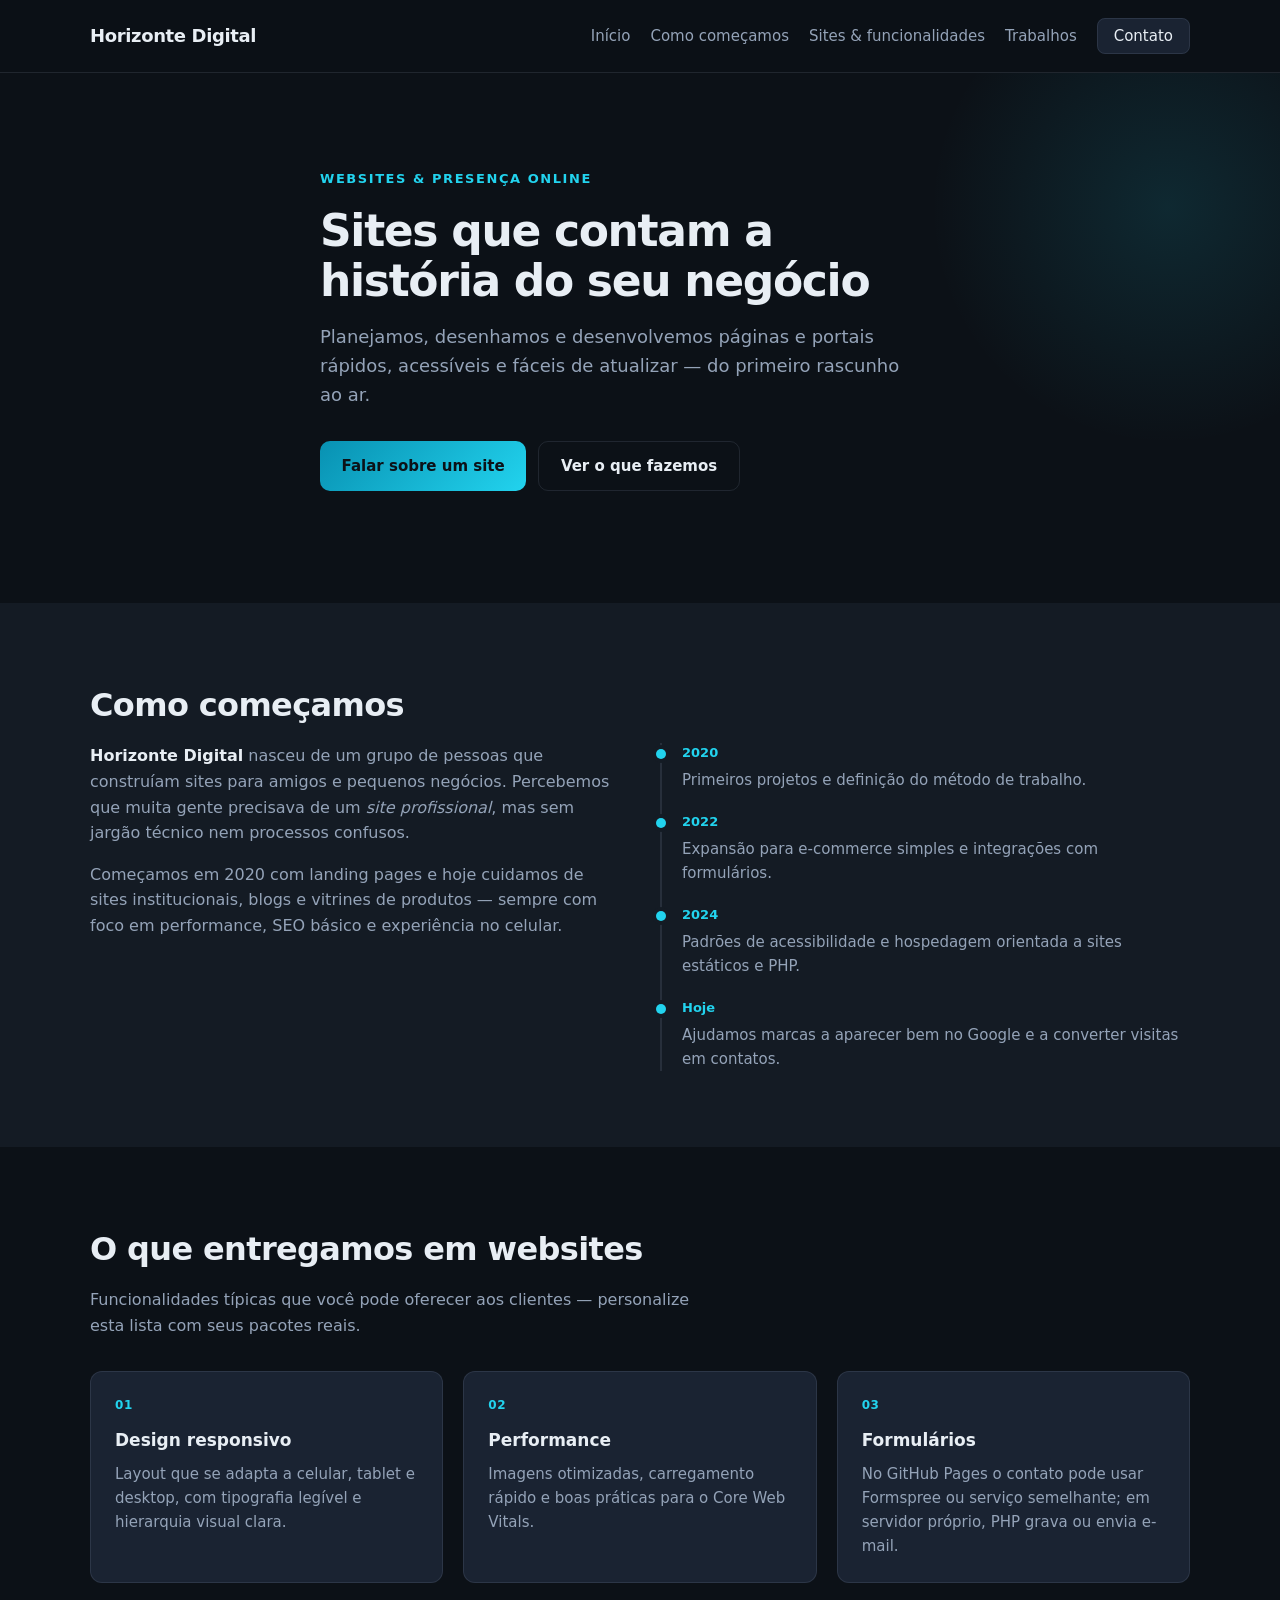
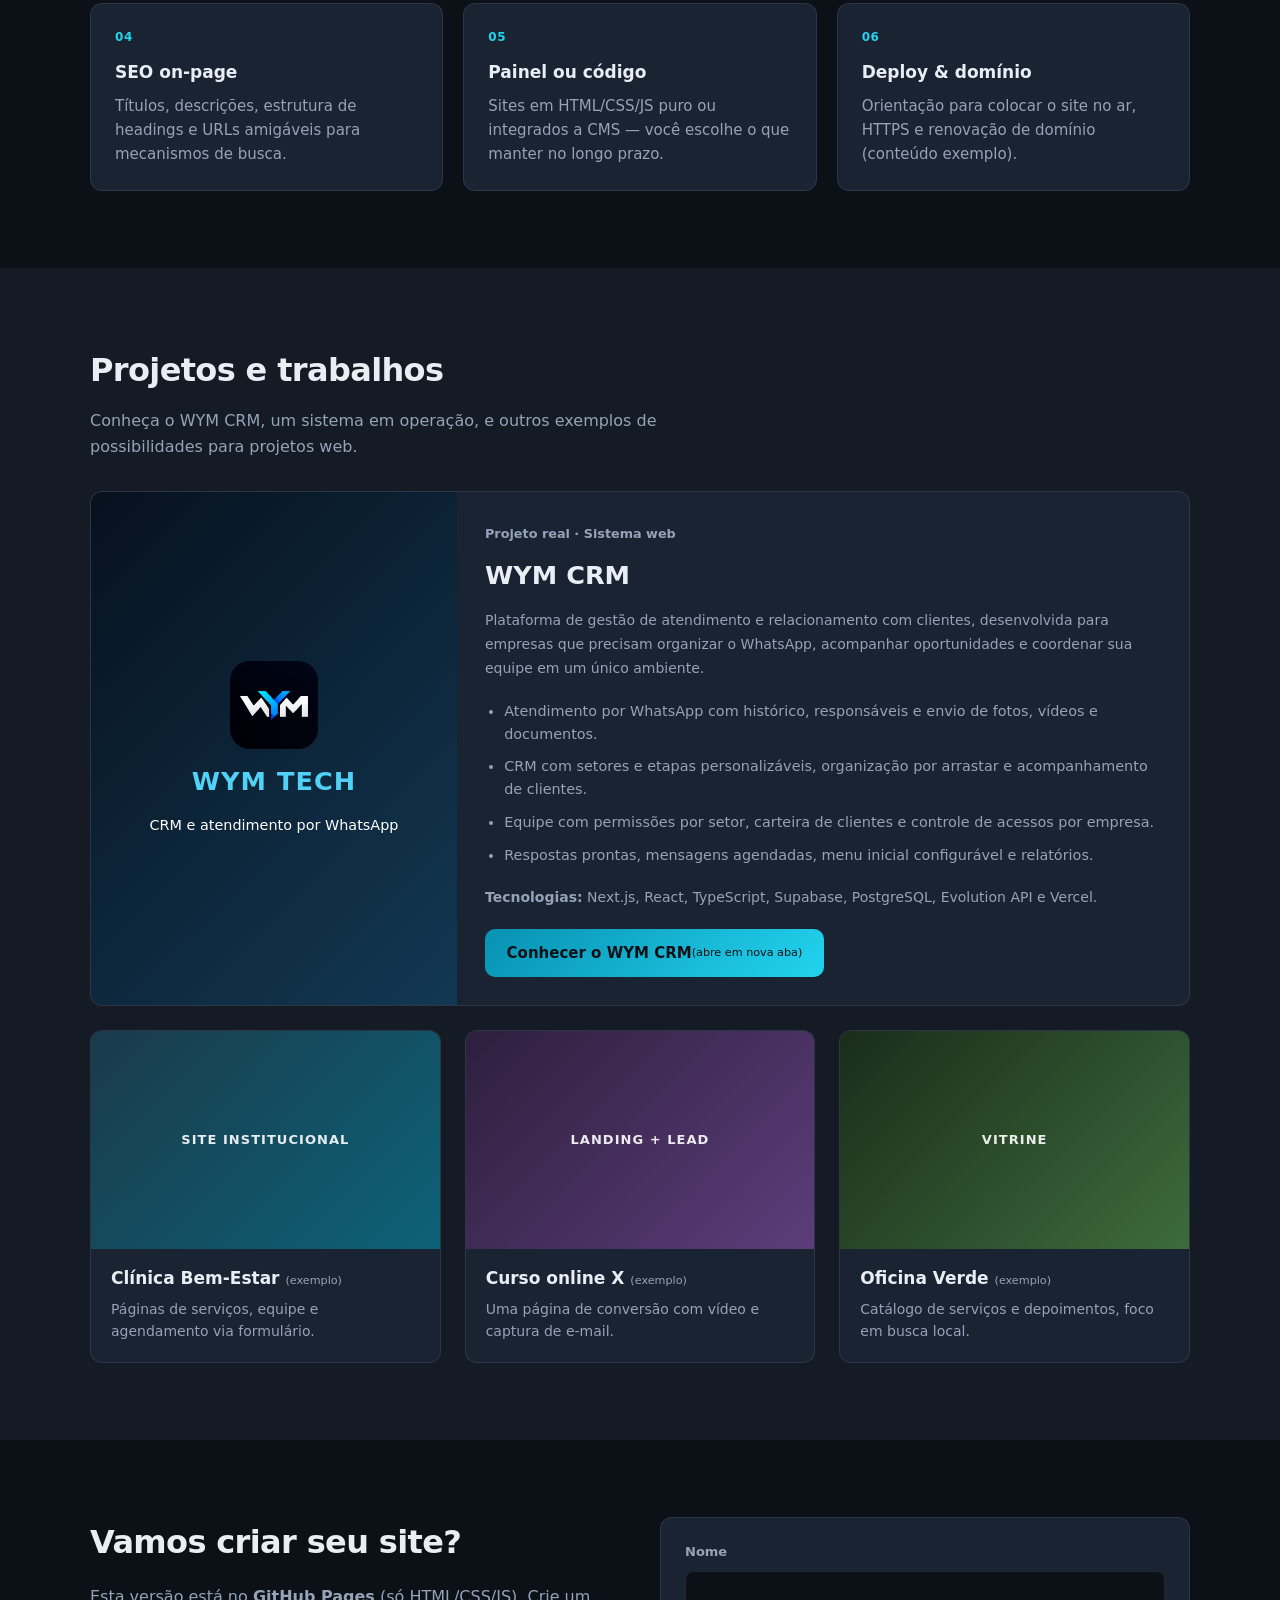
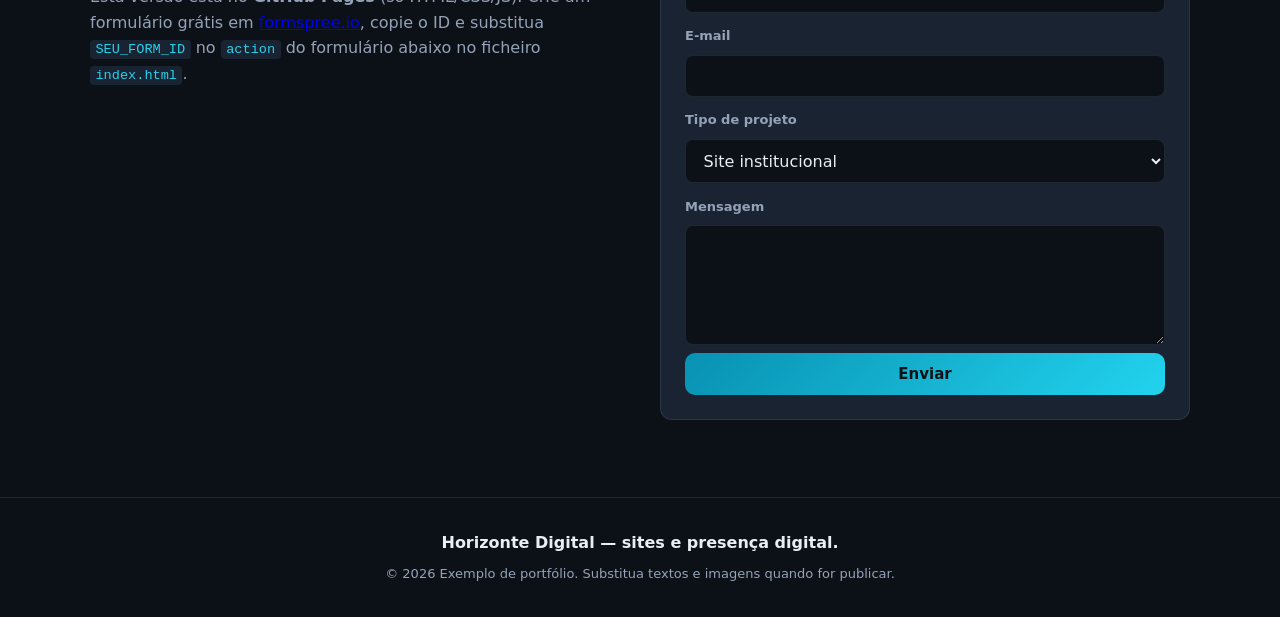
<file: index.html>
<!DOCTYPE html>
<html lang="pt-BR">
<head>
    <meta charset="UTF-8">
    <meta name="viewport" content="width=device-width, initial-scale=1.0">
    <meta name="description" content="Agência focada em websites: como começamos, o que entregamos e projetos exemplo.">
    <title>Horizonte Digital — Sites e experiências web</title>
    <link rel="stylesheet" href="assets/css/style.css">
</head>
<body>
    <!-- GitHub Pages: não executa PHP. Esta página é a versão estática. Use index.php no servidor com PHP. -->
    <a class="skip-link" href="#conteudo">Ir para o conteúdo</a>
    <header class="site-header" id="topo">
        <div class="container header-inner">
            <a class="logo" href="index.html">Horizonte Digital</a>
            <button type="button" class="nav-toggle" aria-expanded="false" aria-controls="menu-principal" aria-label="Abrir menu">
                <span class="nav-toggle-bar"></span>
                <span class="nav-toggle-bar"></span>
                <span class="nav-toggle-bar"></span>
            </button>
            <nav class="site-nav" id="menu-principal" aria-label="Principal">
                <ul class="nav-list">
                    <li><a href="#inicio">Início</a></li>
                    <li><a href="#historia">Como começamos</a></li>
                    <li><a href="#servicos">Sites &amp; funcionalidades</a></li>
                    <li><a href="#portfolio">Trabalhos</a></li>
                    <li><a href="#contato" class="nav-cta">Contato</a></li>
                </ul>
            </nav>
        </div>
    </header>
    <main id="conteudo">

        <section class="hero" id="inicio">
            <div class="container hero-inner">
                <p class="eyebrow">Websites &amp; presença online</p>
                <h1>Sites que contam a história do seu negócio</h1>
                <p class="hero-lead">Planejamos, desenhamos e desenvolvemos páginas e portais rápidos, acessíveis e fáceis de atualizar — do primeiro rascunho ao ar.</p>
                <div class="hero-actions">
                    <a href="#contato" class="btn btn-primary">Falar sobre um site</a>
                    <a href="#servicos" class="btn btn-ghost">Ver o que fazemos</a>
                </div>
            </div>
            <div class="hero-decoration" aria-hidden="true"></div>
        </section>

        <section class="section section-alt" id="historia">
            <div class="container">
                <h2 class="section-title">Como começamos</h2>
                <div class="two-col">
                    <div class="prose">
                        <p><strong>Horizonte Digital</strong> nasceu de um grupo de pessoas que construíam sites para amigos e pequenos negócios. Percebemos que muita gente precisava de um <em>site profissional</em>, mas sem jargão técnico nem processos confusos.</p>
                        <p>Começamos em 2020 com landing pages e hoje cuidamos de sites institucionais, blogs e vitrines de produtos — sempre com foco em performance, SEO básico e experiência no celular.</p>
                    </div>
                    <ul class="timeline">
                        <li><span class="timeline-year">2020</span> Primeiros projetos e definição do método de trabalho.</li>
                        <li><span class="timeline-year">2022</span> Expansão para e-commerce simples e integrações com formulários.</li>
                        <li><span class="timeline-year">2024</span> Padrões de acessibilidade e hospedagem orientada a sites estáticos e PHP.</li>
                        <li><span class="timeline-year">Hoje</span> Ajudamos marcas a aparecer bem no Google e a converter visitas em contatos.</li>
                    </ul>
                </div>
            </div>
        </section>

        <section class="section" id="servicos">
            <div class="container">
                <h2 class="section-title">O que entregamos em websites</h2>
                <p class="section-intro">Funcionalidades típicas que você pode oferecer aos clientes — personalize esta lista com seus pacotes reais.</p>
                <div class="cards">
                    <article class="card">
                        <div class="card-icon" aria-hidden="true">01</div>
                        <h3>Design responsivo</h3>
                        <p>Layout que se adapta a celular, tablet e desktop, com tipografia legível e hierarquia visual clara.</p>
                    </article>
                    <article class="card">
                        <div class="card-icon" aria-hidden="true">02</div>
                        <h3>Performance</h3>
                        <p>Imagens otimizadas, carregamento rápido e boas práticas para o Core Web Vitals.</p>
                    </article>
                    <article class="card">
                        <div class="card-icon" aria-hidden="true">03</div>
                        <h3>Formulários</h3>
                        <p>No GitHub Pages o contato pode usar Formspree ou serviço semelhante; em servidor próprio, PHP grava ou envia e-mail.</p>
                    </article>
                    <article class="card">
                        <div class="card-icon" aria-hidden="true">04</div>
                        <h3>SEO on-page</h3>
                        <p>Títulos, descrições, estrutura de headings e URLs amigáveis para mecanismos de busca.</p>
                    </article>
                    <article class="card">
                        <div class="card-icon" aria-hidden="true">05</div>
                        <h3>Painel ou código</h3>
                        <p>Sites em HTML/CSS/JS puro ou integrados a CMS — você escolhe o que manter no longo prazo.</p>
                    </article>
                    <article class="card">
                        <div class="card-icon" aria-hidden="true">06</div>
                        <h3>Deploy &amp; domínio</h3>
                        <p>Orientação para colocar o site no ar, HTTPS e renovação de domínio (conteúdo exemplo).</p>
                    </article>
                </div>
            </div>
        </section>

        <section class="section section-alt" id="portfolio">
            <div class="container">
                <h2 class="section-title">Projetos e trabalhos</h2>
                <p class="section-intro">Conheça o WYM CRM, um sistema em operação, e outros exemplos de possibilidades para projetos web.</p>
                <div class="portfolio-grid">
                    <article class="portfolio-item portfolio-featured" aria-labelledby="wym-title">
                        <div class="wym-project-visual">
                            <img src="assets/images/wym-logo.png" alt="" width="88" height="88" loading="lazy">
                            <span>WYM TECH</span>
                            <small>CRM e atendimento por WhatsApp</small>
                        </div>
                        <div class="wym-project-content">
                            <span class="project-label">Projeto real · Sistema web</span>
                            <h3 id="wym-title">WYM CRM</h3>
                            <p>Plataforma de gestão de atendimento e relacionamento com clientes, desenvolvida para empresas que precisam organizar o WhatsApp, acompanhar oportunidades e coordenar sua equipe em um único ambiente.</p>
                            <ul class="project-features">
                                <li>Atendimento por WhatsApp com histórico, responsáveis e envio de fotos, vídeos e documentos.</li>
                                <li>CRM com setores e etapas personalizáveis, organização por arrastar e acompanhamento de clientes.</li>
                                <li>Equipe com permissões por setor, carteira de clientes e controle de acessos por empresa.</li>
                                <li>Respostas prontas, mensagens agendadas, menu inicial configurável e relatórios.</li>
                            </ul>
                            <p class="project-stack"><strong>Tecnologias:</strong> Next.js, React, TypeScript, Supabase, PostgreSQL, Evolution API e Vercel.</p>
                            <a class="btn btn-primary" href="https://vendas.wymtech.com.br/" target="_blank" rel="noopener noreferrer">Conhecer o WYM CRM <span class="project-link-note">(abre em nova aba)</span></a>
                        </div>
                    </article>

                    <article class="portfolio-item">
                        <div class="portfolio-thumb" style="--thumb: linear-gradient(135deg, #1a3a4a 0%, #0d6278 100%);">
                            <span>Site institucional</span>
                        </div>
                        <h3>Clínica Bem-Estar <small>(exemplo)</small></h3>
                        <p>Páginas de serviços, equipe e agendamento via formulário.</p>
                    </article>
                    <article class="portfolio-item">
                        <div class="portfolio-thumb" style="--thumb: linear-gradient(135deg, #2d1f3d 0%, #5c3d7a 100%);">
                            <span>Landing + lead</span>
                        </div>
                        <h3>Curso online X <small>(exemplo)</small></h3>
                        <p>Uma página de conversão com vídeo e captura de e-mail.</p>
                    </article>
                    <article class="portfolio-item">
                        <div class="portfolio-thumb" style="--thumb: linear-gradient(135deg, #1a2d1a 0%, #3d6b3d 100%);">
                            <span>Vitrine</span>
                        </div>
                        <h3>Oficina Verde <small>(exemplo)</small></h3>
                        <p>Catálogo de serviços e depoimentos, foco em busca local.</p>
                    </article>
                </div>
            </div>
        </section>

        <section class="section" id="contato">
            <div class="container contact-layout">
                <div class="contact-copy">
                    <h2 class="section-title">Vamos criar seu site?</h2>
                    <p>Esta versão está no <strong>GitHub Pages</strong> (só HTML/CSS/JS). Crie um formulário grátis em <a href="https://formspree.io" rel="noopener noreferrer" target="_blank">formspree.io</a>, copie o ID e substitua <code>SEU_FORM_ID</code> no <code>action</code> do formulário abaixo no ficheiro <code>index.html</code>.</p>
                    <p id="form-thanks" class="alert alert-success" hidden role="status">Mensagem enviada. Obrigado pelo contato.</p>
                </div>
                <form class="contact-form" method="post" action="https://formspree.io/f/SEU_FORM_ID">
                    <input type="hidden" name="_subject" value="Contato — Horizonte Digital (GitHub Pages)">
                    <input type="hidden" name="_next" value="">
                    <label for="nome-gh">Nome</label>
                    <input type="text" id="nome-gh" name="nome" required maxlength="120" autocomplete="name">

                    <label for="email-gh">E-mail</label>
                    <input type="email" id="email-gh" name="email" required maxlength="254" autocomplete="email">

                    <label for="tipo-gh">Tipo de projeto</label>
                    <select id="tipo-gh" name="tipo">
                        <option value="institucional">Site institucional</option>
                        <option value="landing">Landing page</option>
                        <option value="blog">Blog / conteúdo</option>
                        <option value="outro">Outro</option>
                    </select>

                    <label for="mensagem-gh">Mensagem</label>
                    <textarea id="mensagem-gh" name="mensagem" rows="5" required maxlength="4000"></textarea>

                    <button type="submit" class="btn btn-primary btn-block">Enviar</button>
                </form>
            </div>
        </section>

    </main>
    <footer class="site-footer">
        <div class="container footer-inner">
            <p class="footer-brand">Horizonte Digital — sites e presença digital.</p>
            <p class="footer-copy">&copy; 2026 Exemplo de portfólio. Substitua textos e imagens quando for publicar.</p>
        </div>
    </footer>
    <script>
        (function () {
            var next = document.querySelector('input[name="_next"]');
            if (!next) return;
            var u = new URL(window.location.href);
            var path = u.pathname;
            if (path.endsWith('/')) path += 'index.html';
            else if (!/\.html$/i.test(path)) path += '/index.html';
            next.value = u.origin + path + '?enviado=1#contato';
        })();
    </script>
    <script src="assets/js/main.js"></script>
</body>
</html>
</file>
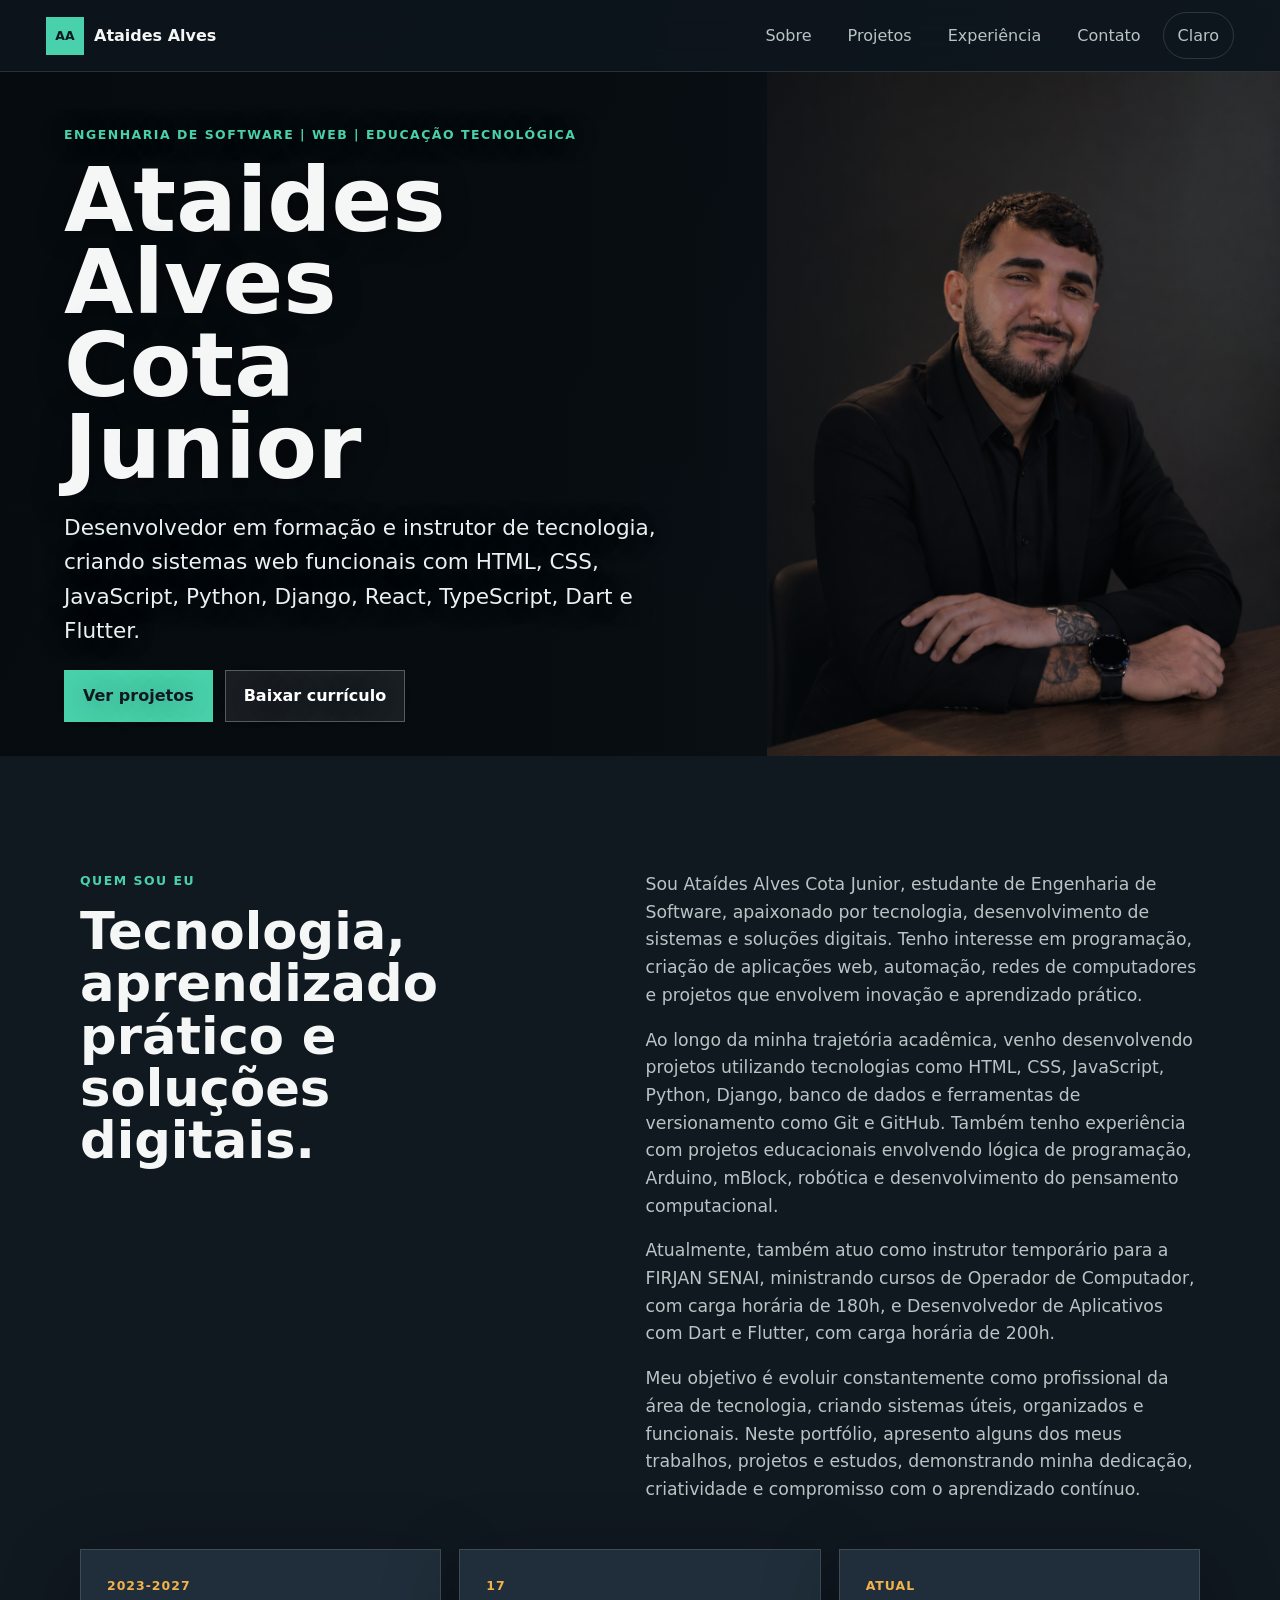
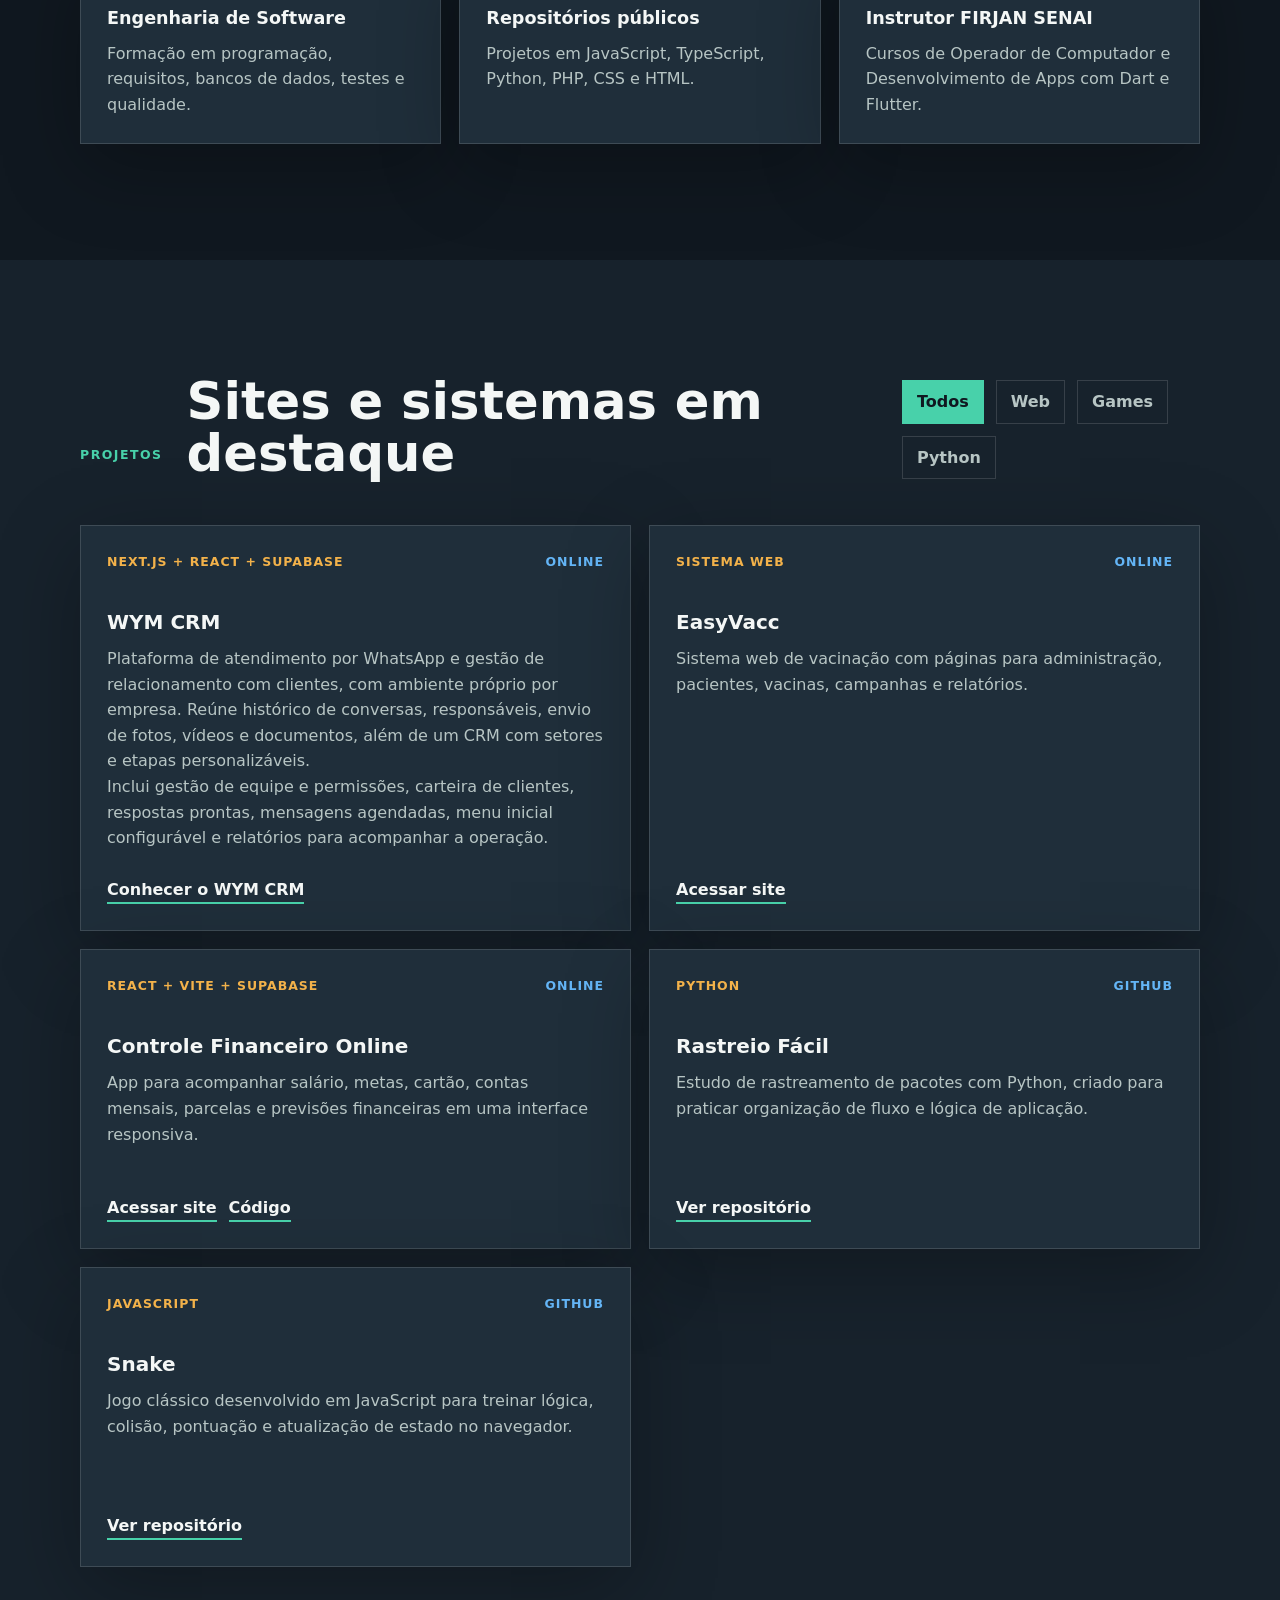
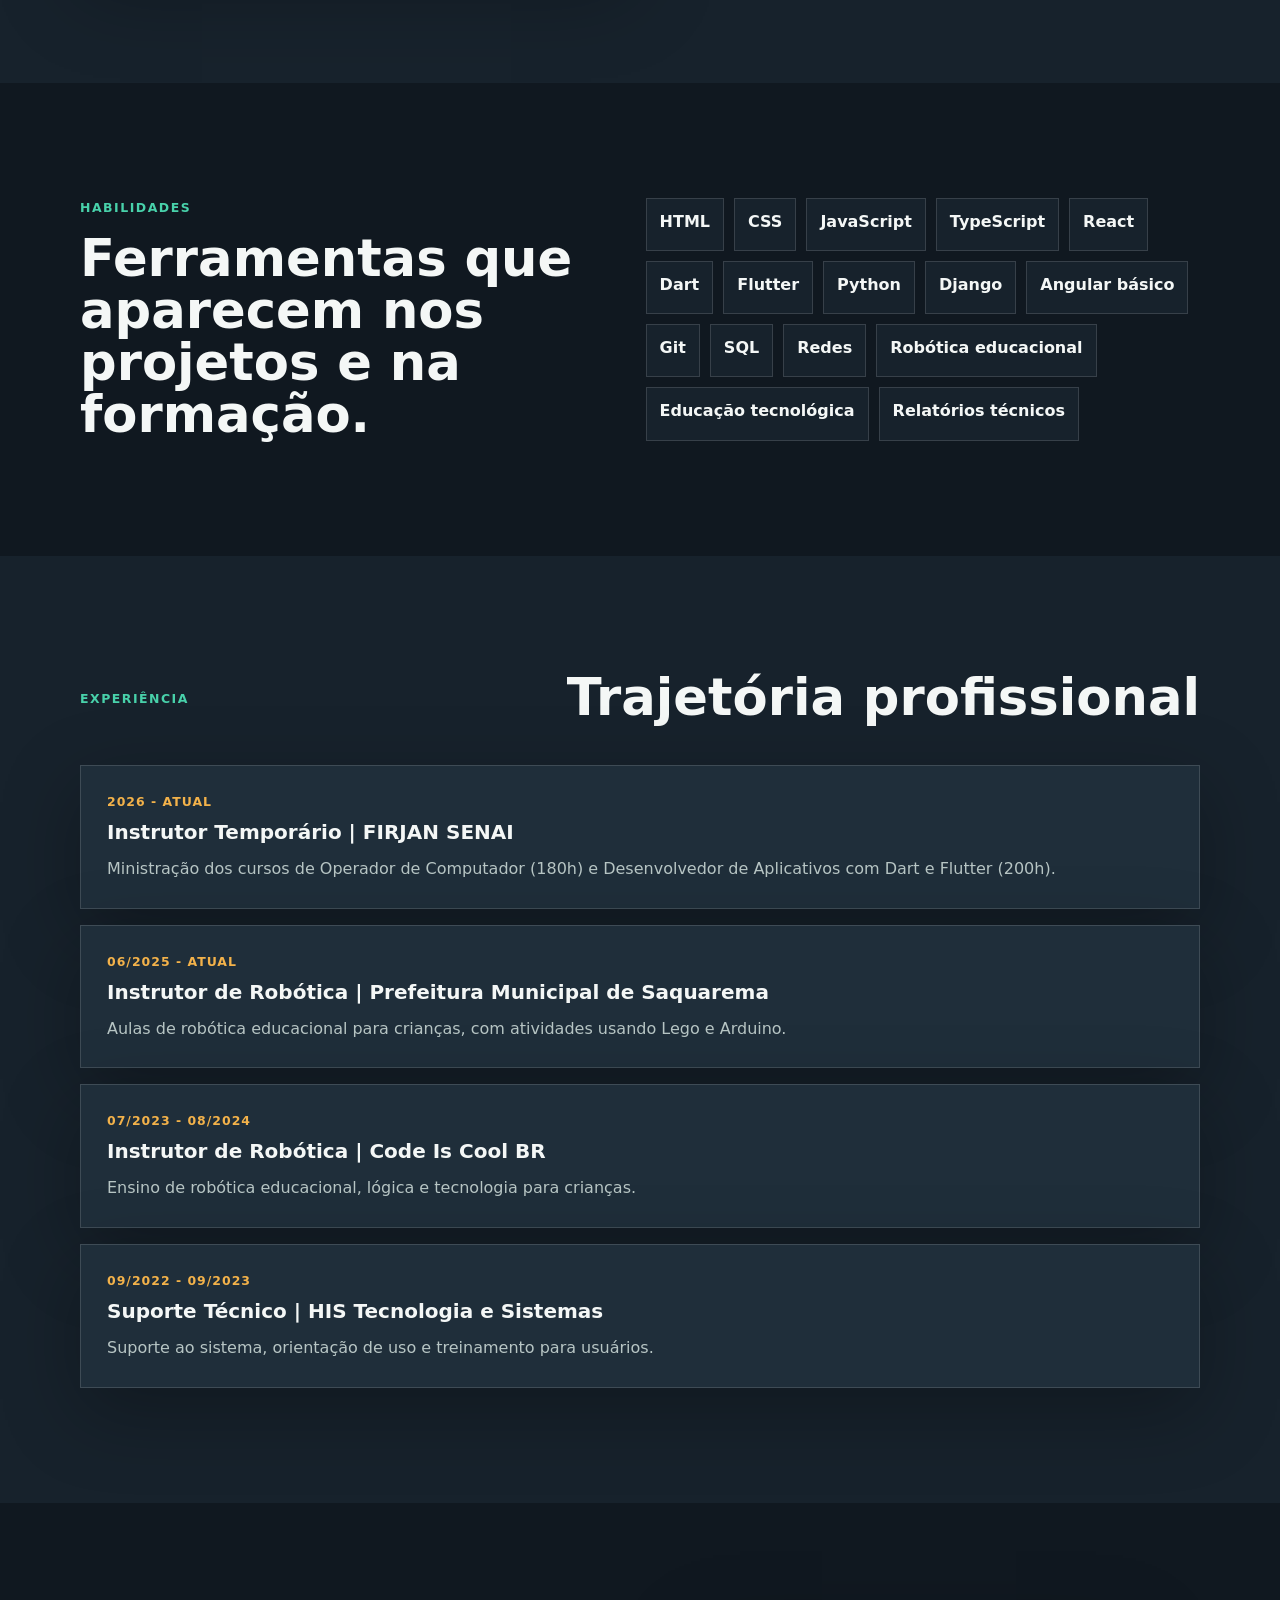
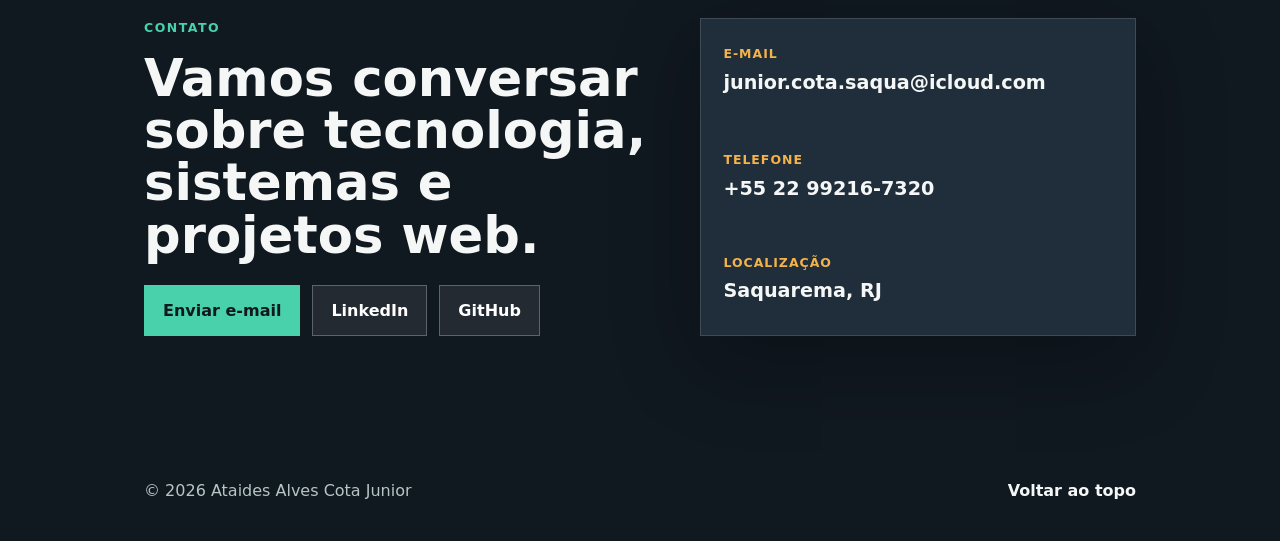
<file: site-publicado/index.html>
<!DOCTYPE html>
<html lang="pt-BR">
  <head>
    <meta charset="UTF-8" />
    <meta name="viewport" content="width=device-width, initial-scale=1.0" />
    <meta
      name="description"
      content="Portfólio de Ataides Alves Cota Junior, estudante de Engenharia de Software, desenvolvedor web e instrutor de tecnologia."
    />
    <meta name="theme-color" content="#101820" />
    <title>Ataides Alves Cota Junior | Portfólio</title>
    <link rel="preload" href="assets/ataides-alves.png" as="image" />
    <link rel="stylesheet" href="styles.css" />
  </head>
  <body>
    <header class="site-header" data-header>
      <a class="brand" href="#inicio" aria-label="Voltar ao início">
        <span class="brand__mark">AA</span>
        <span>Ataides Alves</span>
      </a>

      <button class="nav-toggle" type="button" aria-label="Abrir menu" aria-expanded="false" data-nav-toggle>
        <span></span>
        <span></span>
      </button>

      <nav class="site-nav" data-nav>
        <a href="#sobre">Sobre</a>
        <a href="#projetos">Projetos</a>
        <a href="#experiencia">Experiência</a>
        <a href="#contato">Contato</a>
        <button class="theme-toggle" type="button" data-theme-toggle aria-label="Alternar tema">
          <span data-theme-label>Claro</span>
        </button>
      </nav>
    </header>

    <main>
      <section class="hero" id="inicio" aria-label="Apresentação">
        <div class="hero__content">
          <p class="eyebrow">Engenharia de Software | Web | Educação tecnológica</p>
          <h1>Ataides Alves Cota Junior</h1>
          <p class="hero__lead">
            Desenvolvedor em formação e instrutor de tecnologia, criando sistemas web funcionais
            com HTML, CSS, JavaScript, Python, Django, React, TypeScript, Dart e Flutter.
          </p>
          <div class="hero__actions">
            <a class="button button--primary" href="#projetos">Ver projetos</a>
            <a class="button button--ghost" href="assets/ataides-alves-curriculo.pdf" target="_blank" rel="noreferrer">
              Baixar currículo
            </a>
          </div>
        </div>
      </section>

      <section class="intro band" id="sobre">
        <div class="section-grid">
          <div>
            <p class="section-kicker">Quem sou eu</p>
            <h2>Tecnologia, aprendizado prático e soluções digitais.</h2>
          </div>
          <div class="section-copy">
            <p>
              Sou Ataídes Alves Cota Junior, estudante de Engenharia de Software, apaixonado
              por tecnologia, desenvolvimento de sistemas e soluções digitais. Tenho interesse
              em programação, criação de aplicações web, automação, redes de computadores e
              projetos que envolvem inovação e aprendizado prático.
            </p>
            <p>
              Ao longo da minha trajetória acadêmica, venho desenvolvendo projetos utilizando
              tecnologias como HTML, CSS, JavaScript, Python, Django, banco de dados e ferramentas
              de versionamento como Git e GitHub. Também tenho experiência com projetos educacionais
              envolvendo lógica de programação, Arduino, mBlock, robótica e desenvolvimento do
              pensamento computacional.
            </p>
            <p>
              Atualmente, também atuo como instrutor temporário para a FIRJAN SENAI, ministrando
              cursos de Operador de Computador, com carga horária de 180h, e Desenvolvedor de
              Aplicativos com Dart e Flutter, com carga horária de 200h.
            </p>
            <p>
              Meu objetivo é evoluir constantemente como profissional da área de tecnologia,
              criando sistemas úteis, organizados e funcionais. Neste portfólio, apresento alguns
              dos meus trabalhos, projetos e estudos, demonstrando minha dedicação, criatividade
              e compromisso com o aprendizado contínuo.
            </p>
          </div>
        </div>

        <div class="stats-grid" aria-label="Resumo profissional">
          <article class="stat-card">
            <span>2023-2027</span>
            <strong>Engenharia de Software</strong>
            <p>Formação em programação, requisitos, bancos de dados, testes e qualidade.</p>
          </article>
          <article class="stat-card">
            <span>17</span>
            <strong>Repositórios públicos</strong>
            <p>Projetos em JavaScript, TypeScript, Python, PHP, CSS e HTML.</p>
          </article>
          <article class="stat-card">
            <span>Atual</span>
            <strong>Instrutor FIRJAN SENAI</strong>
            <p>Cursos de Operador de Computador e Desenvolvimento de Apps com Dart e Flutter.</p>
          </article>
        </div>
      </section>

      <section class="band band--soft" id="projetos">
        <div class="section-heading">
          <p class="section-kicker">Projetos</p>
          <h2>Sites e sistemas em destaque</h2>
          <div class="filter-group" aria-label="Filtrar projetos">
            <button class="filter is-active" type="button" data-filter="all">Todos</button>
            <button class="filter" type="button" data-filter="web">Web</button>
            <button class="filter" type="button" data-filter="game">Games</button>
            <button class="filter" type="button" data-filter="python">Python</button>
          </div>
        </div>

        <div class="projects-grid">
          <article class="project-card" data-category="web">
            <div class="project-card__top">
              <span class="project-tag">Next.js + React + Supabase</span>
              <span class="project-status">Online</span>
            </div>
            <h3>WYM CRM</h3>
            <p>Plataforma de atendimento por WhatsApp e gestão de relacionamento com clientes, com ambiente próprio por empresa. Reúne histórico de conversas, responsáveis, envio de fotos, vídeos e documentos, além de um CRM com setores e etapas personalizáveis.</p>
            <p>Inclui gestão de equipe e permissões, carteira de clientes, respostas prontas, mensagens agendadas, menu inicial configurável e relatórios para acompanhar a operação.</p>
            <div class="project-links">
              <a href="https://vendas.wymtech.com.br/" target="_blank" rel="noopener noreferrer">Conhecer o WYM CRM</a>
            </div>
          </article>

          <article class="project-card" data-category="web">
            <div class="project-card__top">
              <span class="project-tag">Sistema web</span>
              <span class="project-status">Online</span>
            </div>
            <h3>EasyVacc</h3>
            <p>
              Sistema web de vacinação com páginas para administração, pacientes, vacinas,
              campanhas e relatórios.
            </p>
            <div class="project-links">
              <a href="https://sistema-vacina.vercel.app/" target="_blank" rel="noreferrer">Acessar site</a>
            </div>
          </article>

          <article class="project-card" data-category="web">
            <div class="project-card__top">
              <span class="project-tag">React + Vite + Supabase</span>
              <span class="project-status">Online</span>
            </div>
            <h3>Controle Financeiro Online</h3>
            <p>
              App para acompanhar salário, metas, cartão, contas mensais, parcelas e previsões
              financeiras em uma interface responsiva.
            </p>
            <div class="project-links">
              <a href="https://controle-financeiro-coral-rho.vercel.app" target="_blank" rel="noreferrer">Acessar site</a>
              <a href="https://github.com/ataides01/Controle_Financeiro/tree/controle-financeiro-online" target="_blank" rel="noreferrer">Código</a>
            </div>
          </article>

          <article class="project-card" data-category="python">
            <div class="project-card__top">
              <span class="project-tag">Python</span>
              <span class="project-status">GitHub</span>
            </div>
            <h3>Rastreio Fácil</h3>
            <p>
              Estudo de rastreamento de pacotes com Python, criado para praticar organização de
              fluxo e lógica de aplicação.
            </p>
            <div class="project-links">
              <a href="https://github.com/ataides01/RastreioFacil" target="_blank" rel="noreferrer">Ver repositório</a>
            </div>
          </article>

          <article class="project-card" data-category="game">
            <div class="project-card__top">
              <span class="project-tag">JavaScript</span>
              <span class="project-status">GitHub</span>
            </div>
            <h3>Snake</h3>
            <p>
              Jogo clássico desenvolvido em JavaScript para treinar lógica, colisão, pontuação e
              atualização de estado no navegador.
            </p>
            <div class="project-links">
              <a href="https://github.com/ataides01/Snake" target="_blank" rel="noreferrer">Ver repositório</a>
            </div>
          </article>
        </div>
      </section>

      <section class="band" id="habilidades">
        <div class="section-grid">
          <div>
            <p class="section-kicker">Habilidades</p>
            <h2>Ferramentas que aparecem nos projetos e na formação.</h2>
          </div>
          <div class="skills-list" aria-label="Lista de habilidades">
            <span>HTML</span>
            <span>CSS</span>
            <span>JavaScript</span>
            <span>TypeScript</span>
            <span>React</span>
            <span>Dart</span>
            <span>Flutter</span>
            <span>Python</span>
            <span>Django</span>
            <span>Angular básico</span>
            <span>Git</span>
            <span>SQL</span>
            <span>Redes</span>
            <span>Robótica educacional</span>
            <span>Educação tecnológica</span>
            <span>Relatórios técnicos</span>
          </div>
        </div>
      </section>

      <section class="band band--soft" id="experiencia">
        <div class="section-heading">
          <p class="section-kicker">Experiência</p>
          <h2>Trajetória profissional</h2>
        </div>

        <div class="timeline">
          <article class="timeline-item">
            <span>2026 - atual</span>
            <h3>Instrutor Temporário | FIRJAN SENAI</h3>
            <p>
              Ministração dos cursos de Operador de Computador (180h) e Desenvolvedor de
              Aplicativos com Dart e Flutter (200h).
            </p>
          </article>
          <article class="timeline-item">
            <span>06/2025 - atual</span>
            <h3>Instrutor de Robótica | Prefeitura Municipal de Saquarema</h3>
            <p>Aulas de robótica educacional para crianças, com atividades usando Lego e Arduino.</p>
          </article>
          <article class="timeline-item">
            <span>07/2023 - 08/2024</span>
            <h3>Instrutor de Robótica | Code Is Cool BR</h3>
            <p>Ensino de robótica educacional, lógica e tecnologia para crianças.</p>
          </article>
          <article class="timeline-item">
            <span>09/2022 - 09/2023</span>
            <h3>Suporte Técnico | HIS Tecnologia e Sistemas</h3>
            <p>Suporte ao sistema, orientação de uso e treinamento para usuários.</p>
          </article>
        </div>
      </section>

      <section class="contact band" id="contato">
        <div class="contact__content">
          <p class="section-kicker">Contato</p>
          <h2>Vamos conversar sobre tecnologia, sistemas e projetos web.</h2>
          <div class="contact-actions">
            <a class="button button--primary" href="mailto:junior.cota.saqua@icloud.com">Enviar e-mail</a>
            <a class="button button--secondary" href="https://www.linkedin.com/in/ataides-alves" target="_blank" rel="noreferrer">
              LinkedIn
            </a>
            <a class="button button--secondary" href="https://github.com/ataides01" target="_blank" rel="noreferrer">
              GitHub
            </a>
          </div>
        </div>

        <div class="contact-panel" aria-label="Dados de contato">
          <button type="button" data-copy="junior.cota.saqua@icloud.com">
            <span>E-mail</span>
            <strong>junior.cota.saqua@icloud.com</strong>
          </button>
          <button type="button" data-copy="+5522992167320">
            <span>Telefone</span>
            <strong>+55 22 99216-7320</strong>
          </button>
          <div>
            <span>Localização</span>
            <strong>Saquarema, RJ</strong>
          </div>
        </div>
      </section>
    </main>

    <footer class="site-footer">
      <span>© <span data-year></span> Ataides Alves Cota Junior</span>
      <a href="#inicio">Voltar ao topo</a>
    </footer>

    <div class="toast" role="status" aria-live="polite" data-toast></div>
    <script src="script.js"></script>
  </body>
</html>
</file>
<file: assets/css/style.css>
/* Horizonte Digital — exemplo de portfólio */
:root {
    --bg: #0c1117;
    --bg-elevated: #141b24;
    --surface: #1a2332;
    --text: #e8eef4;
    --text-muted: #94a3b8;
    --accent: #22d3ee;
    --accent-dim: #0891b2;
    --border: rgba(148, 163, 184, 0.15);
    --radius: 12px;
    --font-sans: "Segoe UI", system-ui, -apple-system, sans-serif;
    --header-h: 72px;
    --max-w: 1100px;
}

*,
*::before,
*::after {
    box-sizing: border-box;
}

html {
    scroll-behavior: smooth;
}

body {
    margin: 0;
    font-family: var(--font-sans);
    font-size: 1rem;
    line-height: 1.6;
    color: var(--text);
    background: var(--bg);
}

.skip-link {
    position: absolute;
    top: -100px;
    left: 16px;
    padding: 8px 16px;
    background: var(--accent);
    color: var(--bg);
    font-weight: 600;
    z-index: 1000;
    border-radius: 6px;
}

.skip-link:focus {
    top: 16px;
}

.container {
    width: min(100% - 32px, var(--max-w));
    margin-inline: auto;
}

/* Header */
.site-header {
    position: sticky;
    top: 0;
    z-index: 100;
    background: rgba(12, 17, 23, 0.85);
    backdrop-filter: blur(10px);
    border-bottom: 1px solid var(--border);
}

.header-inner {
    display: flex;
    align-items: center;
    justify-content: space-between;
    min-height: var(--header-h);
    gap: 1rem;
}

.logo {
    font-weight: 700;
    font-size: 1.125rem;
    color: var(--text);
    text-decoration: none;
    letter-spacing: -0.02em;
}

.logo:hover {
    color: var(--accent);
}

.nav-toggle {
    display: none;
    flex-direction: column;
    gap: 6px;
    padding: 10px;
    background: transparent;
    border: 1px solid var(--border);
    border-radius: 8px;
    cursor: pointer;
}

.nav-toggle-bar {
    width: 22px;
    height: 2px;
    background: var(--text);
    border-radius: 1px;
}

.site-nav .nav-list {
    display: flex;
    flex-wrap: wrap;
    align-items: center;
    gap: 0.25rem 1.25rem;
    list-style: none;
    margin: 0;
    padding: 0;
}

.site-nav a {
    color: var(--text-muted);
    text-decoration: none;
    font-size: 0.9375rem;
    font-weight: 500;
}

.site-nav a:hover,
.site-nav a:focus-visible {
    color: var(--accent);
}

.nav-cta {
    padding: 0.5rem 1rem;
    background: var(--surface);
    border-radius: 8px;
    color: var(--text) !important;
    border: 1px solid var(--border);
}

.nav-cta:hover {
    border-color: var(--accent-dim);
    color: var(--accent) !important;
}

@media (max-width: 768px) {
    .nav-toggle {
        display: flex;
    }

    .site-nav {
        position: absolute;
        top: 100%;
        left: 0;
        right: 0;
        background: var(--bg-elevated);
        border-bottom: 1px solid var(--border);
        padding: 1rem;
        max-height: 0;
        overflow: hidden;
        opacity: 0;
        visibility: hidden;
        transition: max-height 0.35s ease, opacity 0.25s ease, visibility 0.25s;
    }

    .site-nav.is-open {
        max-height: 320px;
        opacity: 1;
        visibility: visible;
    }

    .site-nav .nav-list {
        flex-direction: column;
        align-items: stretch;
    }

    .site-nav .nav-list a {
        display: block;
        padding: 0.6rem 0;
    }
}

/* Hero */
.hero {
    position: relative;
    padding: clamp(3rem, 8vw, 6rem) 0 clamp(4rem, 10vw, 7rem);
    overflow: hidden;
}

.hero-inner {
    position: relative;
    z-index: 1;
    max-width: 640px;
}

.hero-decoration {
    position: absolute;
    top: -20%;
    right: -10%;
    width: min(55vw, 480px);
    height: min(55vw, 480px);
    background: radial-gradient(circle, rgba(34, 211, 238, 0.12) 0%, transparent 70%);
    pointer-events: none;
}

.eyebrow {
    font-size: 0.8125rem;
    font-weight: 600;
    text-transform: uppercase;
    letter-spacing: 0.12em;
    color: var(--accent);
    margin: 0 0 1rem;
}

.hero h1 {
    font-size: clamp(2rem, 4.5vw, 2.75rem);
    line-height: 1.15;
    font-weight: 700;
    letter-spacing: -0.03em;
    margin: 0 0 1rem;
}

.hero-lead {
    font-size: 1.125rem;
    color: var(--text-muted);
    margin: 0 0 2rem;
    max-width: 52ch;
}

.hero-actions {
    display: flex;
    flex-wrap: wrap;
    gap: 0.75rem;
}

.btn {
    display: inline-flex;
    align-items: center;
    justify-content: center;
    padding: 0.75rem 1.35rem;
    font-size: 0.9375rem;
    font-weight: 600;
    border-radius: 10px;
    text-decoration: none;
    cursor: pointer;
    border: none;
    font-family: inherit;
    transition: background 0.2s, color 0.2s, border-color 0.2s, transform 0.15s;
}

.btn:active {
    transform: scale(0.98);
}

.btn-primary {
    background: linear-gradient(135deg, var(--accent-dim), var(--accent));
    color: var(--bg);
}

.btn-primary:hover {
    filter: brightness(1.08);
}

.btn-ghost {
    background: transparent;
    color: var(--text);
    border: 1px solid var(--border);
}

.btn-ghost:hover {
    border-color: var(--accent);
    color: var(--accent);
}

.btn-block {
    width: 100%;
}

/* Sections */
.section {
    padding: clamp(3rem, 6vw, 5rem) 0;
}

.section-alt {
    background: var(--bg-elevated);
}

.section-title {
    font-size: clamp(1.5rem, 3vw, 2rem);
    margin: 0 0 0.75rem;
    letter-spacing: -0.02em;
}

.section-intro {
    color: var(--text-muted);
    margin: 0 0 2rem;
    max-width: 60ch;
}

.two-col {
    display: grid;
    gap: 2.5rem;
    align-items: start;
}

@media (min-width: 768px) {
    .two-col {
        grid-template-columns: 1fr 1fr;
    }
}

.prose p {
    margin: 0 0 1rem;
    color: var(--text-muted);
}

.prose p:last-child {
    margin-bottom: 0;
}

.prose strong {
    color: var(--text);
}

.timeline {
    list-style: none;
    margin: 0;
    padding: 0;
    border-left: 2px solid var(--border);
}

.timeline li {
    position: relative;
    padding: 0 0 1.25rem 1.25rem;
    color: var(--text-muted);
    font-size: 0.9375rem;
}

.timeline li::before {
    content: "";
    position: absolute;
    left: -6px;
    top: 6px;
    width: 10px;
    height: 10px;
    border-radius: 50%;
    background: var(--accent);
    box-shadow: 0 0 0 4px var(--bg-elevated);
}

.timeline li:last-child {
    padding-bottom: 0;
}

.timeline-year {
    display: block;
    font-weight: 700;
    color: var(--accent);
    font-size: 0.8125rem;
    margin-bottom: 0.25rem;
}

/* Cards */
.cards {
    display: grid;
    gap: 1.25rem;
    grid-template-columns: repeat(auto-fill, minmax(280px, 1fr));
}

.card {
    background: var(--surface);
    border: 1px solid var(--border);
    border-radius: var(--radius);
    padding: 1.5rem;
    transition: border-color 0.2s, box-shadow 0.2s;
}

.card:hover {
    border-color: rgba(34, 211, 238, 0.35);
    box-shadow: 0 12px 40px rgba(0, 0, 0, 0.25);
}

.card-icon {
    font-size: 0.75rem;
    font-weight: 800;
    color: var(--accent);
    margin-bottom: 0.75rem;
    letter-spacing: 0.05em;
}

.card h3 {
    margin: 0 0 0.5rem;
    font-size: 1.0625rem;
}

.card p {
    margin: 0;
    font-size: 0.9375rem;
    color: var(--text-muted);
}

/* Portfolio */
.portfolio-grid {
    display: grid;
    gap: 1.5rem;
    grid-template-columns: repeat(auto-fill, minmax(260px, 1fr));
}

.portfolio-item {
    background: var(--surface);
    border: 1px solid var(--border);
    border-radius: var(--radius);
    overflow: hidden;
}

.portfolio-thumb {
    aspect-ratio: 16 / 10;
    background: var(--thumb);
    display: flex;
    align-items: center;
    justify-content: center;
}

.portfolio-thumb span {
    font-size: 0.8125rem;
    font-weight: 600;
    text-transform: uppercase;
    letter-spacing: 0.08em;
    color: rgba(255, 255, 255, 0.9);
}

.portfolio-item h3 {
    margin: 1rem 1.25rem 0.35rem;
    font-size: 1.0625rem;
}

.portfolio-item p {
    margin: 0 1.25rem 1.25rem;
    font-size: 0.875rem;
    color: var(--text-muted);
}

/* Contact */
.portfolio-featured { grid-column: 1 / -1; }
.wym-project-visual { display: flex; flex-direction: column; align-items: center; justify-content: center; gap: .75rem; padding: 2.5rem 1.5rem; background: linear-gradient(135deg, #07111e, #123853); color: #fff; text-align: center; }
.wym-project-visual img { border-radius: 20px; }
.wym-project-visual > span { font-size: 1.6rem; font-weight: 800; letter-spacing: .04em; color: #51d1f5; }
.wym-project-visual small { font-size: .9rem; }
.wym-project-content { padding: 1.75rem; min-width: 0; }
.project-label { color: var(--text-muted); font-size: .8rem; font-weight: 600; }
.portfolio-item .wym-project-content h3 { margin: .6rem 0 .8rem; font-size: 1.6rem; }
.portfolio-item .wym-project-content p { margin: 0 0 1.2rem; line-height: 1.7; }
.project-features { padding-left: 1.2rem; margin: 0 0 1.2rem; color: var(--text-muted); font-size: .9rem; }
.project-features li { margin-bottom: .6rem; }
.project-link-note { font-size: .7rem; font-weight: 400; }
.portfolio-item h3 small { font-size: .7rem; font-weight: 400; color: var(--text-muted); }
@media (min-width: 768px) { .portfolio-featured { display: grid; grid-template-columns: minmax(220px, 1fr) 2fr; } }

.contact-layout {
    display: grid;
    gap: 2.5rem;
    align-items: start;
}

@media (min-width: 768px) {
    .contact-layout {
        grid-template-columns: 1fr 1fr;
    }
}

.contact-copy p {
    color: var(--text-muted);
}

.contact-copy code {
    font-size: 0.85em;
    background: var(--surface);
    padding: 0.15em 0.4em;
    border-radius: 4px;
    color: var(--accent);
}

.alert {
    padding: 0.75rem 1rem;
    border-radius: 8px;
    margin-top: 1rem;
}

.alert-success {
    background: rgba(34, 197, 94, 0.15);
    color: #86efac;
    border: 1px solid rgba(34, 197, 94, 0.35);
}

.alert-error {
    background: rgba(239, 68, 68, 0.12);
    color: #fca5a5;
    border: 1px solid rgba(239, 68, 68, 0.35);
}

.contact-form {
    display: flex;
    flex-direction: column;
    gap: 0.5rem;
    background: var(--surface);
    border: 1px solid var(--border);
    border-radius: var(--radius);
    padding: 1.5rem;
}

.contact-form label {
    font-size: 0.8125rem;
    font-weight: 600;
    color: var(--text-muted);
    margin-top: 0.35rem;
}

.contact-form label:first-of-type {
    margin-top: 0;
}

.contact-form input,
.contact-form select,
.contact-form textarea {
    width: 100%;
    padding: 0.65rem 0.85rem;
    border-radius: 8px;
    border: 1px solid var(--border);
    background: var(--bg);
    color: var(--text);
    font-family: inherit;
    font-size: 1rem;
}

.contact-form input:focus-visible,
.contact-form select:focus-visible,
.contact-form textarea:focus-visible {
    outline: 2px solid var(--accent);
    outline-offset: 2px;
}

.contact-form textarea {
    resize: vertical;
    min-height: 120px;
}

/* Footer */
.site-footer {
    border-top: 1px solid var(--border);
    padding: 2rem 0;
    background: var(--bg);
}

.footer-inner {
    text-align: center;
}

.footer-brand {
    margin: 0 0 0.5rem;
    font-weight: 600;
}

.footer-copy {
    margin: 0;
    font-size: 0.8125rem;
    color: var(--text-muted);
}
</file>
<file: site-publicado/styles.css>
:root {
  color-scheme: dark;
  --bg: #101820;
  --surface: #17222c;
  --surface-strong: #1f2e3a;
  --text: #f4f7f6;
  --muted: #b7c5c4;
  --line: rgba(244, 247, 246, 0.14);
  --accent: #48d1aa;
  --accent-strong: #f3b24a;
  --accent-blue: #64b5f6;
  --shadow: 0 24px 80px rgba(0, 0, 0, 0.28);
  --max: 1120px;
}

body.light {
  color-scheme: light;
  --bg: #f6f8f7;
  --surface: #ffffff;
  --surface-strong: #edf2f1;
  --text: #101820;
  --muted: #4d5f62;
  --line: rgba(16, 24, 32, 0.14);
  --shadow: 0 18px 54px rgba(16, 24, 32, 0.12);
}

* {
  box-sizing: border-box;
}

html {
  scroll-padding-top: 88px;
  scroll-behavior: smooth;
}

body {
  margin: 0;
  background: var(--bg);
  color: var(--text);
  font-family: Inter, ui-sans-serif, system-ui, -apple-system, BlinkMacSystemFont, "Segoe UI", sans-serif;
  line-height: 1.6;
  letter-spacing: 0;
}

section[id] {
  scroll-margin-top: 88px;
}

body.nav-open {
  overflow: hidden;
}

a {
  color: inherit;
  text-decoration: none;
}

button,
input {
  font: inherit;
}

.site-header {
  align-items: center;
  background: rgba(16, 24, 32, 0.72);
  border-bottom: 1px solid rgba(244, 247, 246, 0.12);
  backdrop-filter: blur(18px);
  display: flex;
  justify-content: space-between;
  left: 0;
  min-height: 72px;
  padding: 0 clamp(18px, 4vw, 46px);
  position: fixed;
  right: 0;
  top: 0;
  z-index: 20;
}

body.light .site-header {
  background: rgba(246, 248, 247, 0.78);
  border-bottom-color: rgba(16, 24, 32, 0.1);
}

.brand,
.site-nav {
  align-items: center;
  display: flex;
}

.brand {
  font-weight: 800;
  gap: 10px;
}

.brand__mark {
  align-items: center;
  background: var(--accent);
  color: #101820;
  display: inline-flex;
  font-size: 0.78rem;
  height: 38px;
  justify-content: center;
  width: 38px;
}

.site-nav {
  gap: 8px;
}

.site-nav a,
.theme-toggle {
  border-radius: 999px;
  color: var(--muted);
  padding: 10px 14px;
  transition: background 180ms ease, color 180ms ease, transform 180ms ease;
}

.site-nav a:hover,
.site-nav a.is-active,
.theme-toggle:hover {
  background: rgba(72, 209, 170, 0.14);
  color: var(--text);
  transform: translateY(-1px);
}

.theme-toggle {
  background: transparent;
  border: 1px solid var(--line);
  cursor: pointer;
}

.nav-toggle {
  background: transparent;
  border: 0;
  cursor: pointer;
  display: none;
  height: 44px;
  position: relative;
  width: 44px;
}

.nav-toggle span {
  background: var(--text);
  display: block;
  height: 2px;
  left: 10px;
  position: absolute;
  transition: transform 180ms ease;
  width: 24px;
}

.nav-toggle span:first-child {
  top: 16px;
}

.nav-toggle span:last-child {
  top: 26px;
}

.nav-toggle[aria-expanded="true"] span:first-child {
  transform: translateY(5px) rotate(45deg);
}

.nav-toggle[aria-expanded="true"] span:last-child {
  transform: translateY(-5px) rotate(-45deg);
}

.hero {
  align-items: flex-end;
  background:
    linear-gradient(120deg, #070c10 0%, #0d141b 58%, #17191c 100%);
  display: flex;
  isolation: isolate;
  min-height: 84svh;
  overflow: hidden;
  padding: 112px clamp(20px, 5vw, 64px) 34px;
  position: relative;
}

.hero::before {
  background:
    linear-gradient(
      90deg,
      rgba(6, 11, 15, 0.96) 0%,
      rgba(6, 11, 15, 0.86) 42%,
      rgba(6, 11, 15, 0.42) 70%,
      rgba(6, 11, 15, 0.22) 100%
    );
  content: "";
  inset: 0;
  position: absolute;
  z-index: 1;
}

.hero::after {
  -webkit-mask-image: linear-gradient(90deg, transparent 0%, #000 54%, #000 100%);
  background-image: url("assets/ataides-alves.png");
  background-position: right bottom;
  background-repeat: no-repeat;
  background-size: auto 100%;
  content: "";
  inset: 72px 0 0 auto;
  mask-image: linear-gradient(90deg, transparent 0%, #000 54%, #000 100%);
  position: absolute;
  width: min(64vw, 960px);
  z-index: 0;
}

.hero__content {
  max-width: 720px;
  position: relative;
  text-shadow: 0 2px 30px rgba(0, 0, 0, 0.42);
  z-index: 2;
}

.eyebrow,
.section-kicker {
  color: var(--accent);
  font-size: 0.78rem;
  font-weight: 800;
  letter-spacing: 0.12em;
  margin: 0 0 14px;
  text-transform: uppercase;
}

h1,
h2,
h3,
p {
  margin-top: 0;
}

h1 {
  font-size: clamp(3rem, 7vw, 5.6rem);
  line-height: 0.92;
  margin-bottom: 22px;
  max-width: 480px;
}

h2 {
  font-size: clamp(2rem, 4vw, 3.7rem);
  line-height: 1.02;
  margin-bottom: 0;
}

h3 {
  font-size: 1.25rem;
  line-height: 1.2;
  margin-bottom: 12px;
}

.hero__lead {
  color: #eaf1f0;
  font-size: clamp(1.05rem, 2vw, 1.35rem);
  max-width: 650px;
}

.hero__actions,
.contact-actions,
.project-links,
.filter-group {
  display: flex;
  flex-wrap: wrap;
  gap: 12px;
}

.button {
  align-items: center;
  border: 1px solid transparent;
  display: inline-flex;
  font-weight: 800;
  justify-content: center;
  min-height: 46px;
  padding: 12px 18px;
  transition: transform 180ms ease, background 180ms ease, border-color 180ms ease;
}

.button:hover,
.project-links a:hover,
.contact-panel button:hover {
  transform: translateY(-2px);
}

.button--primary {
  background: var(--accent);
  color: #101820;
}

.button--ghost,
.button--secondary {
  background: rgba(244, 247, 246, 0.08);
  border-color: rgba(244, 247, 246, 0.28);
  color: #fff;
}

body.light .button--ghost,
body.light .button--secondary {
  background: rgba(16, 24, 32, 0.06);
  border-color: rgba(16, 24, 32, 0.18);
  color: var(--text);
}

.band {
  padding: clamp(72px, 9vw, 118px) clamp(20px, 5vw, 64px);
}

.band--soft {
  background: var(--surface);
}

.section-grid,
.section-heading,
.stats-grid,
.projects-grid,
.timeline,
.contact,
.site-footer {
  margin: 0 auto;
  max-width: var(--max);
}

.section-grid {
  display: grid;
  gap: clamp(28px, 5vw, 72px);
  grid-template-columns: minmax(0, 0.95fr) minmax(0, 1.05fr);
}

.section-copy {
  color: var(--muted);
  font-size: 1.08rem;
}

.section-copy p:last-child {
  margin-bottom: 0;
}

.stats-grid,
.projects-grid {
  display: grid;
  gap: 18px;
  margin-top: 46px;
}

.stats-grid {
  grid-template-columns: repeat(3, minmax(0, 1fr));
}

.projects-grid {
  grid-template-columns: repeat(2, minmax(0, 1fr));
}

.stat-card,
.project-card,
.timeline-item,
.contact-panel {
  background: var(--surface-strong);
  border: 1px solid var(--line);
  box-shadow: var(--shadow);
}

.stat-card,
.project-card {
  padding: 26px;
}

.stat-card span,
.timeline-item span,
.project-tag,
.project-status,
.contact-panel span {
  color: var(--accent-strong);
  display: block;
  font-size: 0.78rem;
  font-weight: 800;
  letter-spacing: 0.08em;
  text-transform: uppercase;
}

.stat-card strong {
  display: block;
  font-size: 1.1rem;
  margin: 8px 0;
}

.stat-card p,
.project-card p,
.timeline-item p {
  color: var(--muted);
  margin-bottom: 0;
}

.section-heading {
  align-items: end;
  display: flex;
  gap: 24px;
  justify-content: space-between;
}

.filter {
  background: transparent;
  border: 1px solid var(--line);
  color: var(--muted);
  cursor: pointer;
  font-weight: 800;
  min-height: 40px;
  padding: 8px 14px;
}

.filter.is-active {
  background: var(--accent);
  border-color: var(--accent);
  color: #101820;
}

.project-card {
  display: flex;
  flex-direction: column;
  min-height: 300px;
}

.project-card.is-hidden {
  display: none;
}

.project-card__top {
  align-items: center;
  display: flex;
  justify-content: space-between;
  margin-bottom: 38px;
}

.project-status {
  color: var(--accent-blue);
}

.project-links {
  margin-top: auto;
  padding-top: 26px;
}

.project-links a {
  border-bottom: 2px solid var(--accent);
  color: var(--text);
  font-weight: 800;
  transition: transform 180ms ease, border-color 180ms ease;
}

.skills-list {
  display: flex;
  flex-wrap: wrap;
  gap: 10px;
}

.skills-list span {
  background: var(--surface);
  border: 1px solid var(--line);
  color: var(--text);
  font-weight: 750;
  padding: 10px 13px;
}

.timeline {
  display: grid;
  gap: 16px;
  margin-top: 42px;
}

.timeline-item {
  padding: 26px;
}

.timeline-item h3 {
  margin-top: 8px;
}

.contact {
  align-items: stretch;
  display: grid;
  gap: 24px;
  grid-template-columns: minmax(0, 1.1fr) minmax(300px, 0.9fr);
}

.contact__content {
  align-self: center;
}

.contact__content h2 {
  margin-bottom: 24px;
}

.contact-panel {
  display: grid;
  gap: 1px;
  overflow: hidden;
}

.contact-panel button,
.contact-panel div {
  background: transparent;
  border: 0;
  color: var(--text);
  padding: 22px;
  text-align: left;
}

.contact-panel button {
  cursor: pointer;
  transition: background 180ms ease, transform 180ms ease;
}

.contact-panel button:hover {
  background: rgba(72, 209, 170, 0.1);
}

.contact-panel strong {
  display: block;
  font-size: clamp(1rem, 2vw, 1.2rem);
  margin-top: 4px;
  overflow-wrap: anywhere;
}

.site-footer {
  align-items: center;
  color: var(--muted);
  display: flex;
  justify-content: space-between;
  padding: 26px clamp(20px, 5vw, 64px) 38px;
}

.site-footer a {
  color: var(--text);
  font-weight: 800;
}

.toast {
  background: var(--text);
  bottom: 18px;
  color: var(--bg);
  left: 50%;
  min-width: 220px;
  opacity: 0;
  padding: 12px 16px;
  pointer-events: none;
  position: fixed;
  text-align: center;
  transform: translate(-50%, 18px);
  transition: opacity 180ms ease, transform 180ms ease;
  z-index: 40;
}

.toast.is-visible {
  opacity: 1;
  transform: translate(-50%, 0);
}

@media (max-width: 860px) {
  .nav-toggle {
    display: block;
    z-index: 31;
  }

  .site-nav {
    align-items: stretch;
    background: var(--surface);
    border: 1px solid var(--line);
    box-shadow: var(--shadow);
    display: none;
    flex-direction: column;
    gap: 0;
    justify-content: flex-start;
    left: 16px;
    max-width: none;
    padding: 8px;
    position: fixed;
    right: 16px;
    top: 78px;
    width: auto;
    z-index: 30;
  }

  .site-nav.is-open {
    display: flex;
  }

  .site-nav a,
  .theme-toggle {
    border-radius: 0;
    min-height: 40px;
    padding: 8px 12px;
    text-align: left;
    width: 100%;
  }

  .site-nav a + a,
  .site-nav a + .theme-toggle {
    border-top: 1px solid var(--line);
  }

  .section-grid,
  .contact {
    grid-template-columns: 1fr;
  }

  .section-heading {
    align-items: start;
    flex-direction: column;
  }

  .stats-grid,
  .projects-grid {
    grid-template-columns: 1fr;
  }
}

@media (max-width: 560px) {
  .brand span:last-child {
    display: none;
  }

  .hero {
    min-height: 82svh;
    padding-bottom: 48px;
  }

  .hero::before {
    background:
      linear-gradient(
        180deg,
        rgba(6, 11, 15, 0.18) 0%,
        rgba(6, 11, 15, 0.48) 44%,
        rgba(6, 11, 15, 0.94) 100%
      );
  }

  .hero::after {
    -webkit-mask-image: none;
    background-position: center bottom;
    background-size: auto 100%;
    inset: 72px 0 0;
    mask-image: none;
    width: auto;
  }

  .hero__actions,
  .contact-actions,
  .filter-group {
    flex-direction: column;
  }

  .button,
  .filter {
    width: 100%;
  }

  .project-card__top {
    align-items: start;
    flex-direction: column;
    gap: 8px;
    margin-bottom: 28px;
  }

  .site-footer {
    align-items: flex-start;
    flex-direction: column;
    gap: 10px;
  }
}

@media (prefers-reduced-motion: reduce) {
  *,
  *::before,
  *::after {
    scroll-behavior: auto !important;
    transition: none !important;
  }
}
</file>
